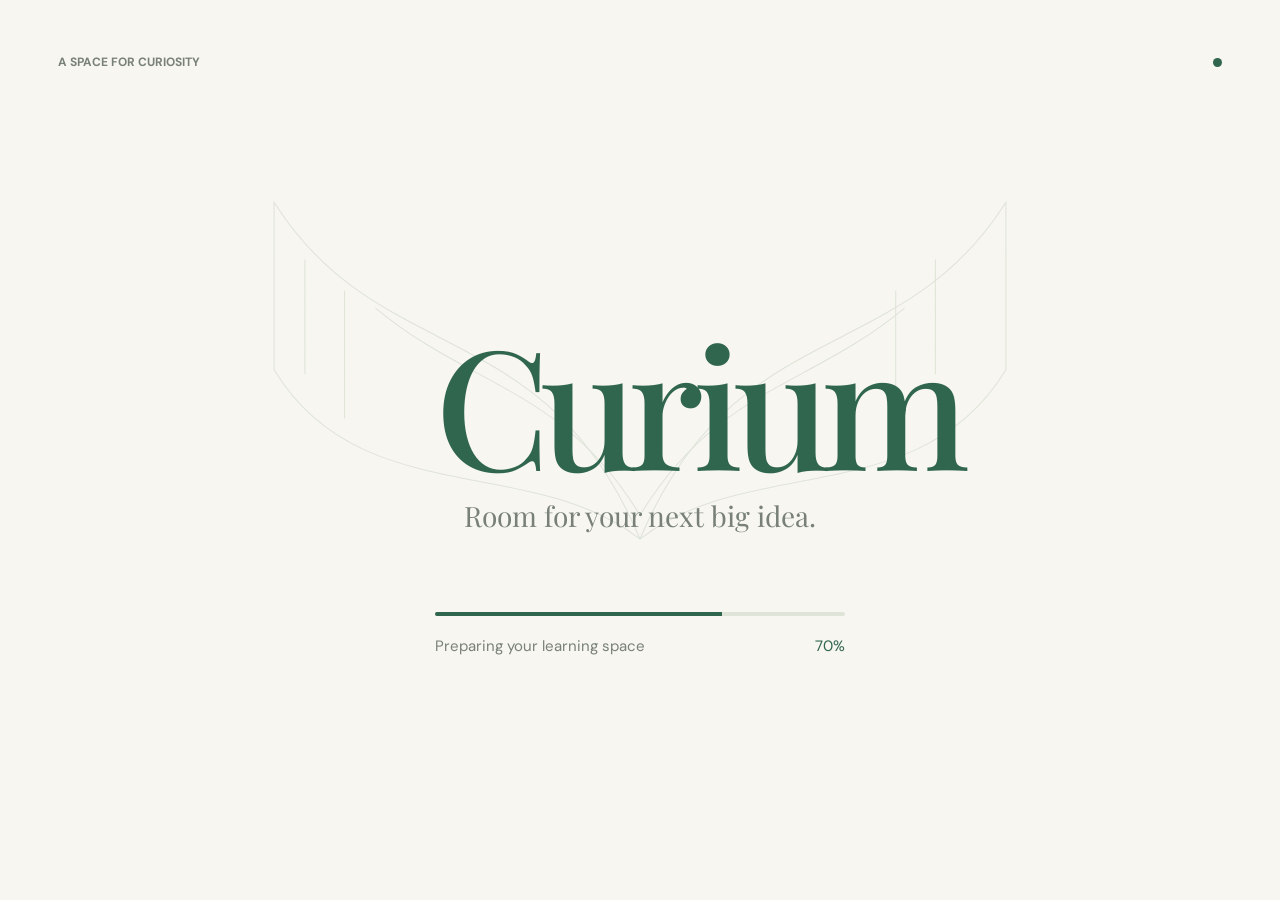
<file: index.html>
<!doctype html>
<html lang="en">
<head>
  <meta charset="utf-8">
  <meta name="viewport" content="width=device-width, initial-scale=1">
  <meta name="theme-color" content="#f7f6f1">
  <title>Curium — room for your next big idea</title>
  <link rel="preconnect" href="https://fonts.googleapis.com">
  <link rel="preconnect" href="https://fonts.gstatic.com" crossorigin>
  <link href="https://fonts.googleapis.com/css2?family=DM+Sans:wght@400;500;600;700&family=Playfair+Display:wght@400;500;600&display=swap" rel="stylesheet">
  <link rel="stylesheet" href="styles.css">
</head>
<body>
  <div class="loader" id="loader" aria-label="Preparing your learning space">
    <div class="loader-top"><span>A SPACE FOR CURIOSITY</span><span class="loader-dot"></span></div>
    <svg class="loader-art" viewBox="0 0 900 420" fill="none" aria-hidden="true"><path d="M35 15C155 205 342 140 450 397 558 140 745 205 865 15v190C768 365 574 300 450 397 326 300 132 365 35 205V15Z"/><path d="M70 80v130m45-95v145m670-180v130m-45-95v145M150 135c108 90 213 91 300 235 87-144 192-145 300-235"/></svg>
    <div class="loader-center"><span class="wordmark large">Curium</span><p>Room for your next big idea.</p><div class="load-track"><span></span></div><div class="load-caption"><span>Preparing your learning space</span><span id="load-number">0%</span></div></div>
  </div>

  <main id="onboarding" class="onboarding hidden">
    <header class="onboard-header"><a class="brand" href="#" aria-label="Curium home"><span class="brand-icon">▤</span><span class="wordmark">Curium</span></a><div class="steps" id="steps"><span class="step active"><i>1</i>Your details</span><span class="step-line"></span><span class="step"><i>2</i>Your education</span><span class="step-line"></span><span class="step"><i>3</i>Your first step</span></div><span class="help-text">A calmer way to learn</span></header>
    <section class="onboard-content">
      <div class="welcome-art"><div class="welcome-copy"><span class="eyebrow">CURIOUS MINDS START HERE</span><h2>Big questions.<br>Small beginnings.</h2><p>A calmer place to research, understand your notes and make steady progress — one idea at a time.</p></div><div class="botanical" aria-hidden="true"><span class="leaf leaf-a"></span><span class="leaf leaf-b"></span><span class="leaf leaf-c"></span><span class="stem"></span><span class="pot"></span></div></div>
      <div class="form-area" id="form-area"></div>
    </section>
  </main>

  <main id="dashboard" class="dashboard hidden">
    <aside class="sidebar"><a class="brand" href="#"><span class="brand-icon">▤</span><span class="wordmark">Curium</span></a><button class="space-picker"><span class="eyebrow">MY LEARNING SPACE</span><strong id="space-level">Secondary school</strong><span id="space-subject">SS 2 · Science</span><span class="chevrons">⌃<br>⌄</span></button><nav class="side-nav" aria-label="Main navigation"><button class="nav-item selected" data-view="Overview"><span>▦</span>Overview</button><button class="nav-item" data-view="Research"><span>⌕</span>Research</button><button class="nav-item" data-view="Assignments"><span>▤</span>Assignments <b>3</b></button><button class="nav-item" data-view="My notes"><span>▧</span>My notes</button><button class="nav-item" data-view="My curriculum"><span>▥</span>My curriculum</button><button class="nav-item" data-view="Saved resources"><span>♧</span>Saved resources</button></nav><div class="sidebar-note"><span></span><p>A little progress,<br>every day.</p><small>Your next big idea starts with a first step.</small></div></aside>
    <section class="main-panel"><header class="topbar"><div class="breadcrumb"><span>⌂</span><span>/</span><span id="crumb">Overview</span></div><label class="search"><span>⌕</span><input id="search-input" placeholder="Search your learning space" aria-label="Search your learning space"></label><button class="avatar" id="avatar" aria-label="Edit your profile">A</button></header><div class="dashboard-content"><div class="date-label" id="today"></div><h1 id="greeting">A good day to get a little further.</h1><p class="intro" id="intro">Pick up where you left off, or follow a new question.</p>
      <div class="quick-actions"><button class="action-card featured" data-action="Start researching"><span class="action-icon">♧</span><span class="arrow">↗</span><strong>Start researching</strong><small>Explore a question. Find sources and make sense of your topic.</small></button><button class="action-card" data-action="Work on an assignment"><span class="action-icon">▢</span><span class="arrow">↗</span><strong>Work on an assignment</strong><small>Break down questions and build your answer, step by step.</small></button><button class="action-card" data-action="Explain my notes"><span class="action-icon">▤</span><span class="arrow">↗</span><strong>Explain my notes</strong><small>Upload a PDF or photo. Turn your notes into clear explanations.</small></button><button class="action-card" id="quick-curriculum" data-action="Attach a curriculum"><span class="action-icon">＋</span><span class="arrow">↗</span><strong id="quick-curriculum-title">Attach a curriculum</strong><small id="quick-curriculum-copy">Add your school's scheme of work to guide what you learn next.</small></button></div>
      <div class="dashboard-grid"><section class="left-column"><div class="section-heading"><h2>Pick up where you left off</h2><button class="text-button" data-view="My subjects">My subjects <span>→</span></button></div><article class="continue-card" id="courses-section"><div class="continue-copy"><span class="eyebrow" id="continue-eyebrow">BIOLOGY · NUTRITION IN PLANTS</span><h3 id="continue-title">Making sense of<br>photosynthesis</h3><div class="lesson-progress"><span><i></i></span><small id="continue-progress">Lesson 3 of 5 · 12 min left</small></div><button class="text-button" id="continue-button" data-action="Continue learning">Continue learning <span>→</span></button></div><div class="plant-photo" aria-label="A leafy plant and an open notebook"></div></article>
      <div class="section-heading assignments-heading" id="assignments-section"><h2 id="assignment-heading">Your assignments</h2><button class="text-button" data-action="Add an assignment">＋ Add assignment</button></div><div class="assignment-list" id="assignment-list"><div class="assignment-summary" id="assignment-summary">3 to work on · Let’s take them one at a time.<button type="button" aria-label="Add an assignment" data-action="Add an assignment">＋</button></div><button class="assignment-row" data-action="Quadratic equations"><span class="mini-icon">▦</span><span class="assignment-name"><strong>Quadratic equations</strong><small>Mathematics · 8 practice questions</small></span><span class="due"><small>Due tomorrow</small><b>In progress</b></span><span class="row-arrow">›</span></button><button class="assignment-row" data-action="Transport in living organisms"><span class="mini-icon">♧</span><span class="assignment-name"><strong>Transport in living organisms</strong><small>Biology · Written assignment</small></span><span class="due"><small>Due Mon, 2 Nov</small><b>Not started</b></span><span class="row-arrow">›</span></button><button class="assignment-row" data-action="Write an argumentative essay"><span class="mini-icon">✎</span><span class="assignment-name"><strong>Write an argumentative essay</strong><small>English Language · 450–500 words</small></span><span class="due"><small>Due Wed, 4 Nov</small><b>Draft saved</b></span><span class="row-arrow">›</span></button></div>
      <div class="section-heading recent-heading"><h2 id="recent-heading">Recently in your workspace</h2><button class="text-button" data-view="History">View history <span>→</span></button></div><div class="recent-list" id="resources-section"><button class="recent-card" data-action="Chemical bonding"><span class="mini-icon">▤</span><span><strong>Chemical bonding</strong><small>Notes explained · Chemistry<br><em>2 hours ago</em></small></span></button><button class="recent-card" data-action="Solar energy in Nigeria"><span class="mini-icon">⌕</span><span><strong>Solar energy in Nigeria</strong><small>Research · 4 sources saved<br><em>Yesterday</em></small></span></button></div></section>
      <aside class="right-column"><article class="curriculum-card" id="curriculum-section"><div class="curriculum-top"><h2 id="curriculum-label">Your learning path</h2><button class="more-button" data-action="Manage curriculum" aria-label="Manage curriculum">···</button></div><h3 id="path-title">SS 2 · First term</h3><p id="path-description">Nigerian senior secondary curriculum<br>Science track · WAEC / NECO preparation</p><button class="file-chip" id="curriculum-file"><span>♧</span><span><strong>SS2_First_Term_Scheme.pdf</strong><small>Your school scheme · Attached recently</small></span><b>✓</b></button><div class="subject-count"><span id="subject-count-text">8 subjects in your plan</span><button data-action="Manage curriculum">Manage →</button></div><hr><p class="tip-text" id="curriculum-tip">At university? Use a separate space with institution-specific outlines, e.g. UNILAG · BIO 101.</p><div class="material-buttons" hidden><button class="upload-curriculum" data-upload-kind="lecture">＋ Add lecture</button><button class="upload-curriculum" data-upload-kind="timetable">＋ Add timetable</button></div><button class="upload-curriculum" id="upload-curriculum">＋ Attach your curriculum</button><input class="material-input" data-material="lecture" type="file" id="lecture-input" accept=".pdf,.doc,.docx,.ppt,.pptx,.png,.jpg,.jpeg" hidden><input class="material-input" data-material="timetable" type="file" id="timetable-input" accept=".pdf,.doc,.docx,.png,.jpg,.jpeg" hidden><input class="material-input" data-material="outline" type="file" id="curriculum-input" accept=".pdf,.doc,.docx,.png,.jpg,.jpeg" hidden><input class="material-input" data-material="notes" type="file" id="notes-input" accept=".pdf,.doc,.docx,.ppt,.pptx,.txt,.png,.jpg,.jpeg" multiple hidden></article><article class="study-card" id="study-section"><div class="curriculum-top"><h2 id="study-heading">Your study week</h2><button class="more-button" id="start-study" aria-label="Start a study session">▶</button></div><p class="hours"><strong id="weekly-hours">0</strong> <span id="weekly-hours-label">/ 4 hours studied this week</span></p><div class="week-bars" id="week-bars" aria-label="Study time by day"><i></i><i></i><i></i><i></i><i></i><i></i><i></i></div><div class="week-days"><span>M</span><span>T</span><span>W</span><span>T</span><span>F</span><span>S</span><span>S</span></div><p class="tip-text" id="tracker-message">Start a study session to begin tracking your time.</p><button class="upload-curriculum" id="start-study-button">Start a study session</button></article><article class="idea-card"><span>♧</span><strong id="idea-title">Try explaining it out loud</strong><p id="idea-copy">A few words can help an idea stay with you.</p></article></aside></div>
      <footer class="dashboard-footer">A study partner, not a shortcut. Make every answer your own.</footer></div></section>
  </main>
  <dialog class="app-dialog" id="research-dialog"><form method="dialog" id="research-form"><div class="dialog-heading"><span class="eyebrow">CURATED FOR YOUR LEARNING SPACE</span><button class="dialog-close" value="cancel" formnovalidate aria-label="Close">×</button></div><h2>What are you curious about?</h2><p>We’ll search general references, open research and matching Nigerian curriculum sources.</p><label class="field">Topic or question<input id="research-query" placeholder="e.g. photosynthesis, Nigerian visual arts" required></label><label class="field">What would help most?<select id="research-goal"><option value="overview">A clear overview</option><option value="coursework">Coursework and study material</option><option value="exam">Exam preparation</option><option value="research">Academic research</option></select></label><div class="dialog-actions"><button class="secondary-button" value="cancel" formnovalidate>Cancel</button><button class="primary-button" id="research-submit" value="default">Show my results →</button></div></form></dialog>
  <dialog class="app-dialog" id="assignment-dialog"><form method="dialog" id="assignment-form"><div class="dialog-heading"><span class="eyebrow">YOUR LEARNING SPACE</span><button class="dialog-close" value="cancel" formnovalidate aria-label="Close">×</button></div><h2 id="assignment-dialog-title">Add an assignment</h2><label class="field">Assignment or course<input id="assignment-input" placeholder="e.g. Introduction to biology" required></label><label class="field">Subject or course area<input id="assignment-subject" placeholder="e.g. Biology" required></label><label class="field">Progress<select id="assignment-status"><option>Not started</option><option>In progress</option><option>Draft saved</option><option>Completed</option></select></label><div class="dialog-actions"><button class="secondary-button" value="cancel" formnovalidate>Cancel</button><button class="primary-button" id="assignment-save" value="default">Save →</button></div></form></dialog>
  <dialog class="app-dialog" id="saved-dialog"><div class="saved-dialog-inner"><div class="dialog-heading"><span class="eyebrow">YOUR LIBRARY</span><button class="dialog-close" data-close-dialog="saved-dialog" aria-label="Close">×</button></div><h2>Saved resources</h2><div id="saved-items"></div><p id="saved-empty" class="form-subtitle">Resources you save from search will appear here.</p><div class="dialog-actions"><button class="primary-button" data-close-dialog="saved-dialog">Done</button></div></div></dialog>
  <dialog class="app-dialog" id="profile-dialog"><form method="dialog" id="profile-form"><div class="dialog-heading"><span class="eyebrow">YOUR LEARNING SPACE</span><button class="dialog-close" value="cancel" formnovalidate aria-label="Close">×</button></div><h2>Update your study details</h2><div id="profile-university-fields"><label class="field">Course<input id="profile-course"></label><label class="field">Level<input id="profile-level"></label><label class="field">Department<input id="profile-department"></label><label class="field">University <small>(optional)</small><input id="profile-institution"></label></div><div id="profile-secondary-fields" hidden><label class="field">Class level<select id="profile-class"><option>Primary 1</option><option>Primary 2</option><option>Primary 3</option><option>Primary 4</option><option>Primary 5</option><option>Primary 6</option><option>JSS 1</option><option>JSS 2</option><option>JSS 3</option><option>SS 1</option><option>SS 2</option><option>SS 3</option></select></label><label class="field">Main subject or area<input id="profile-subject" placeholder="e.g. Science, Arts, Business"></label></div><div class="dialog-actions"><button class="secondary-button" value="cancel" formnovalidate>Cancel</button><button class="primary-button" id="profile-save" value="default">Save details →</button></div></form></dialog>
  <div class="toast" id="toast" role="status"></div>
  <script src="resources.js"></script>
  <script src="app.js"></script>
</body>
</html>
</file>
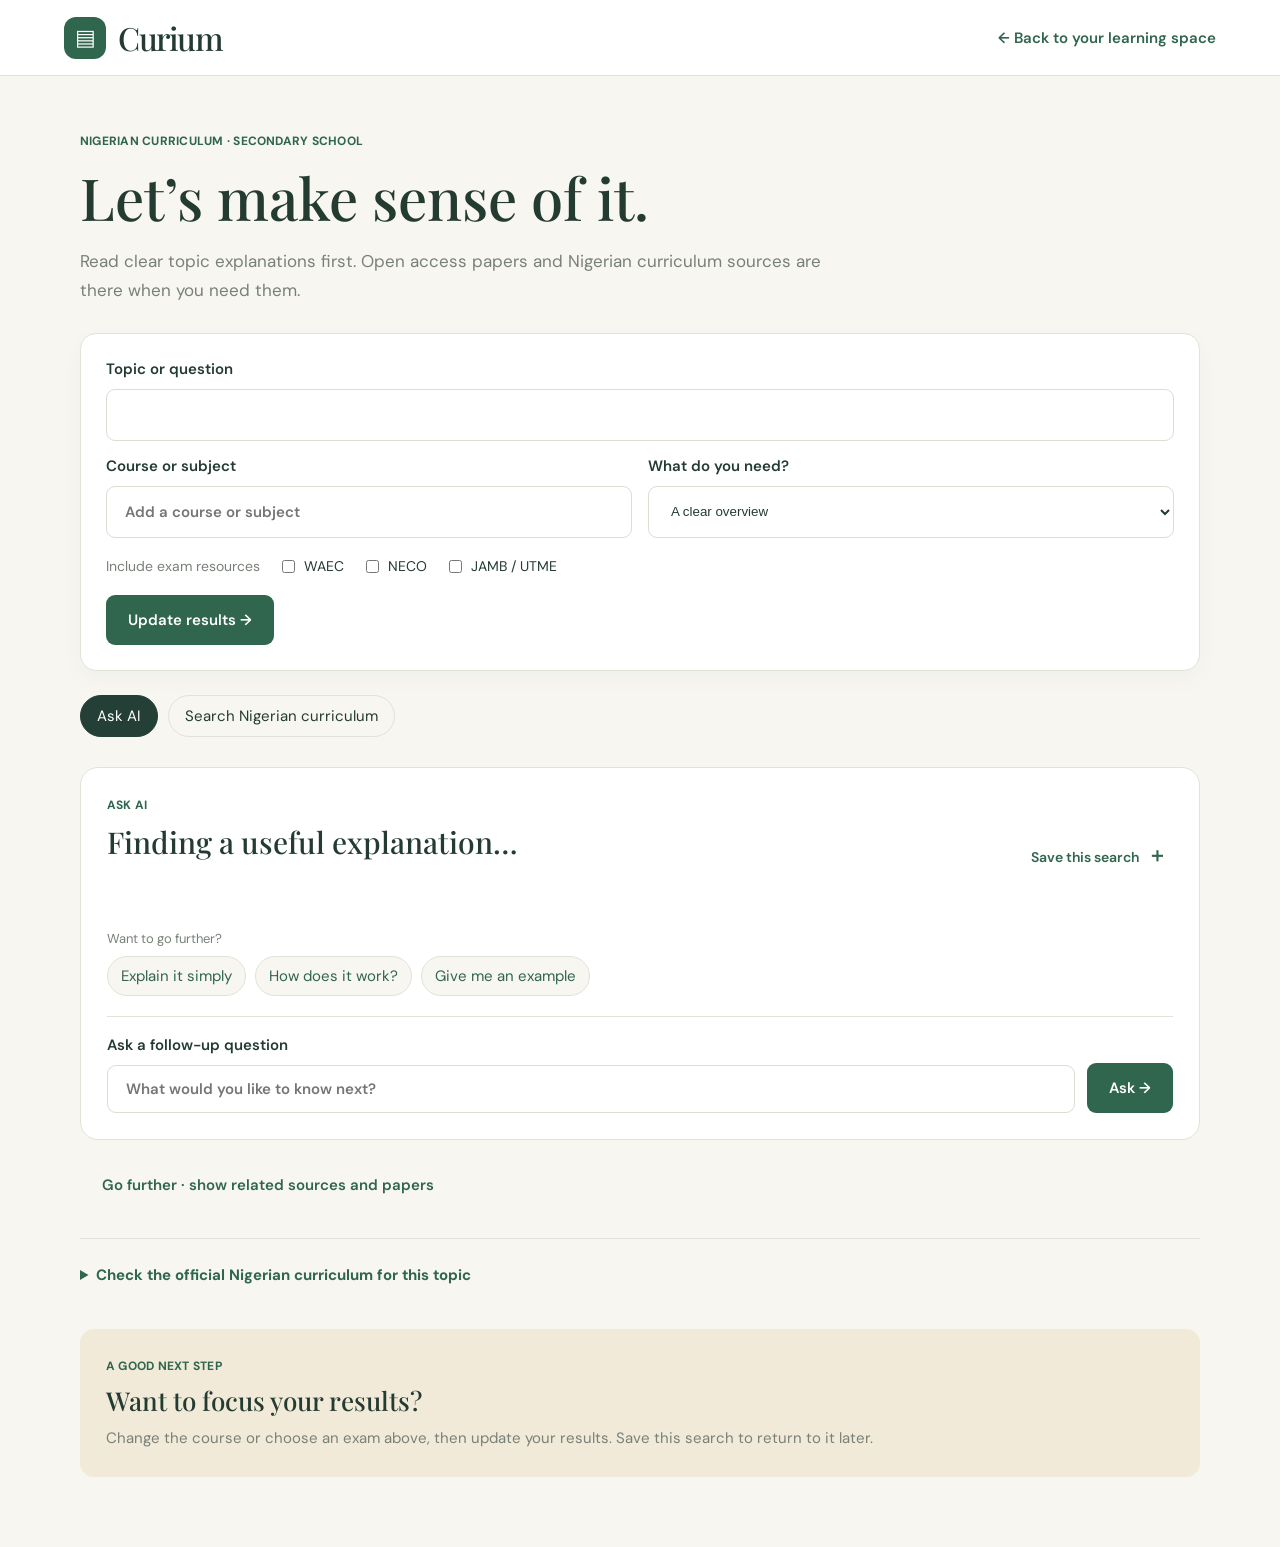
<file: results.html>
<!doctype html>
<html lang="en">
<head>
  <meta charset="utf-8">
  <meta name="viewport" content="width=device-width, initial-scale=1">
  <meta name="theme-color" content="#f7f6f1">
  <title>Curium Research</title>
  <link rel="preconnect" href="https://fonts.googleapis.com">
  <link rel="preconnect" href="https://fonts.gstatic.com" crossorigin>
  <link href="https://fonts.googleapis.com/css2?family=DM+Sans:wght@400;500;600;700&family=Playfair+Display:wght@400;500;600&display=swap" rel="stylesheet">
  <link rel="stylesheet" href="styles.css">
  <link rel="stylesheet" href="results.css">
</head>
<body class="results-page">
  <header class="results-topbar"><a class="brand" href="index.html"><span class="brand-icon">▤</span><span class="wordmark">Curium</span></a><a class="back-link" href="index.html">← Back to your learning space</a></header>
  <main class="results-shell">
    <section class="results-intro"><span class="eyebrow" id="results-context">YOUR LEARNING SPACE</span><h1>Let’s make sense of it.</h1><p>Read clear topic explanations first. Open access papers and Nigerian curriculum sources are there when you need them.</p></section>
    <form id="results-search" class="results-search"><label class="field">Topic or question<input id="results-query" required></label><div class="refinement-grid"><label class="field">Course or subject<input id="results-subject" placeholder="Add a course or subject"></label><label class="field">What do you need?<select id="results-goal"><option value="overview">A clear overview</option><option value="coursework">Coursework and study material</option><option value="exam">Exam preparation</option><option value="research">Academic research</option></select></label></div><div class="exam-options" id="exam-options"><span>Include exam resources</span><label><input type="checkbox" value="WAEC"> WAEC</label><label><input type="checkbox" value="NECO"> NECO</label><label><input type="checkbox" value="JAMB"> JAMB / UTME</label></div><button class="primary-button" type="submit">Update results →</button></form>
    <nav class="research-modes" aria-label="Choose how to search"><button type="button" id="mode-ai" aria-pressed="true">Ask AI</button><button type="button" id="mode-curriculum" aria-pressed="false">Search Nigerian curriculum</button></nav>
    <section class="answer-section"><div class="results-heading"><div><span class="eyebrow" id="answer-eyebrow">ASK AI</span><h2 id="result-count">Finding a useful explanation…</h2></div><button class="text-button" id="save-search">Save this search <span>＋</span></button></div>
      <div id="result-message" class="result-message" aria-live="polite"></div>
      <div id="answer-thread" class="answer-thread" aria-live="polite"></div>
      <div class="follow-up-prompts"><span>Want to go further?</span><button type="button" data-followup="Explain this more simply">Explain it simply</button><button type="button" data-followup="How does this work?">How does it work?</button><button type="button" data-followup="Give me an example">Give me an example</button></div>
      <form id="followup-form" class="followup-form"><label class="field" for="followup-input">Ask a follow-up question<input id="followup-input" placeholder="What would you like to know next?"></label><button class="primary-button" type="submit">Ask →</button></form>
    </section>
    <button class="secondary-button" id="go-further" type="button">Go further · show related sources and papers</button>
    <section class="more-results" id="more-results" hidden><div class="results-heading"><div><span class="eyebrow">RELATED SOURCES</span><h2>Explore more results</h2></div></div><section class="result-grid" id="result-list"></section>
      <section class="research-more" id="research-more" hidden><div class="results-heading"><div><span class="eyebrow">ACADEMIC RESEARCH</span><h2>Open access papers</h2></div></div><div class="result-grid" id="research-list"></div></section><button class="secondary-button" id="show-papers" type="button">Show research papers</button></section>
    <details class="curriculum-details"><summary>Check the official Nigerian curriculum for this topic</summary><section class="suggestion-panel" id="curriculum-suggestion"><div><span class="eyebrow">OFFICIAL CURRICULUM</span><h2 id="curriculum-title">Suggested curriculum</h2><p id="curriculum-copy">Official curriculum and course guidance will appear here.</p></div><a id="curriculum-link" href="https://www.nerdc.gov.ng/" target="_blank" rel="noopener">Open curriculum ↗</a></section><div id="official-list" class="official-list"></div></details>
    <section class="follow-up"><span class="eyebrow">A GOOD NEXT STEP</span><h2>Want to focus your results?</h2><p>Change the course or choose an exam above, then update your results. Save this search to return to it later.</p></section>
  </main>
  <script src="resources.js"></script>
  <script src="results.js"></script>
</body>
</html>
</file>
<file: styles.css>
:root{--paper:#f7f6f1;--white:#fff;--green:#30654e;--green-dark:#243b32;--muted:#788078;--line:#e1e3d8;--wash:#e9eee4;--pale:#f0f3eb;--gold:#a9752e;--serif:'Playfair Display',Georgia,serif;--sans:'DM Sans',Arial,sans-serif}*{box-sizing:border-box}body{margin:0;background:var(--paper);color:var(--green-dark);font-family:var(--sans);font-size:15px}button,input{font:inherit}button{color:inherit}.hidden{display:none!important}.wordmark{font:500 37px/1 var(--serif);letter-spacing:-1.5px}.brand{display:inline-flex;align-items:center;gap:12px;color:var(--green-dark);text-decoration:none}.brand-icon{width:42px;height:42px;display:grid;place-items:center;background:var(--green);color:white;border-radius:12px;font-size:22px}.eyebrow{font-size:12px;font-weight:700;color:var(--green);letter-spacing:.02em}.loader{position:fixed;inset:0;z-index:5;background:var(--paper);display:grid;place-items:center;overflow:hidden;transition:opacity .7s ease,visibility .7s ease}.loader.exit{opacity:0;visibility:hidden}.loader-top{position:absolute;top:6%;left:4.5%;right:4.5%;display:flex;justify-content:space-between;align-items:center;font-weight:700;font-size:12px;color:var(--muted)}.loader-dot{width:9px;height:9px;border-radius:50%;background:var(--green);animation:pulse 1.4s infinite}.loader-art{position:absolute;width:min(62vw,930px);height:auto;top:21%;left:50%;transform:translateX(-50%);stroke:#dfe4d8;stroke-width:1.2}.loader-center{position:relative;margin-top:75px;text-align:center;width:min(410px,90vw)}.large{font-size:clamp(90px,13vw,180px);color:var(--green);letter-spacing:-10px}.loader-center p{font:28px var(--serif);color:var(--muted);margin:12px 0 78px}.load-track{height:4px;background:#dfe4d8;border-radius:9px;overflow:hidden}.load-track span{display:block;height:100%;width:0;background:var(--green);transition:width .15s linear}.load-caption{display:flex;justify-content:space-between;margin-top:20px;color:var(--muted)}.load-caption span:last-child{color:var(--green)}@keyframes pulse{50%{opacity:.25;transform:scale(.72)}}
.onboarding{min-height:100vh;padding:36px 5vw 55px}.onboard-header{display:flex;align-items:center;justify-content:space-between;gap:20px}.steps{display:flex;align-items:center;gap:14px}.step{display:flex;align-items:center;gap:10px;color:var(--muted);white-space:nowrap}.step i{font-style:normal;width:34px;height:34px;display:grid;place-items:center;background:#eff0e9;border-radius:50%}.step.active{font-weight:600;color:var(--green-dark)}.step.active i,.step.done i{background:var(--green);color:white}.step-line{height:1px;width:35px;background:var(--line)}.help-text{color:var(--muted)}.onboard-content{max-width:1320px;margin:9vh auto 0;display:grid;grid-template-columns:.92fr 1fr;gap:8vw;align-items:center}.welcome-art{background:var(--wash);border-radius:24px;overflow:hidden;min-height:550px;display:flex;flex-direction:column}.welcome-copy{padding:58px 58px 0}.welcome-copy h2{font:500 clamp(40px,4vw,61px)/1.14 var(--serif);margin:28px 0}.welcome-copy p,.form-subtitle{font-size:18px;line-height:1.8;color:var(--muted)}.botanical{position:relative;flex:1;min-height:210px;margin-top:20px;overflow:hidden;background:linear-gradient(180deg,#e9eee4 0%,#dce5d6 100%)}.stem{position:absolute;left:51%;bottom:8px;width:2px;height:190px;background:#678462;transform:rotate(8deg);transform-origin:bottom}.leaf{position:absolute;bottom:74px;left:50%;width:135px;height:74px;border-radius:100% 0 100% 0;background:linear-gradient(135deg,#678d55,#2c6045);transform:rotate(-28deg);box-shadow:inset -8px -5px 16px #284b38}.leaf:after{content:'';position:absolute;width:2px;height:88%;left:50%;top:5%;background:#d4dfc8;transform:rotate(30deg)}.leaf-a{margin-left:-126px;bottom:86px;transform:rotate(15deg) scale(.9)}.leaf-b{margin-left:8px;bottom:125px;transform:rotate(-28deg) scale(.92)}.leaf-c{margin-left:-53px;bottom:30px;transform:rotate(-57deg) scale(.74)}.pot{position:absolute;bottom:-45px;left:calc(50% - 75px);width:150px;height:125px;background:#c9b79d;clip-path:polygon(7% 0,93% 0,78% 100%,22% 100%);border-radius:4px}.form-area{max-width:610px;width:100%;justify-self:center}.form-area .eyebrow{display:block}.form-area h1{font:500 clamp(40px,4vw,58px)/1.15 var(--serif);margin:18px 0}.form-subtitle{margin:0 0 32px}.field{display:block;margin:0 0 22px;font-weight:600}.field input,.field select{display:block;width:100%;height:62px;border:1px solid #d9dfd2;border-radius:9px;background:var(--white);padding:0 18px;color:var(--green-dark);margin-top:10px;outline:none}.field input:focus,.field select:focus{border-color:var(--green);box-shadow:0 0 0 3px #30654e1b}.field small{font-weight:400;color:var(--muted);margin-left:6px}.form-actions{display:flex;justify-content:space-between;align-items:center;margin-top:32px}.primary-button,.secondary-button{border:0;border-radius:9px;padding:15px 22px;cursor:pointer;font-weight:600}.primary-button{background:var(--green);color:white}.primary-button:hover{background:#254f3d}.secondary-button{background:transparent;color:var(--green)}.education-grid{display:grid;grid-template-columns:1fr 1fr;gap:18px;margin-top:34px}.education-card{border:1px solid var(--line);border-radius:14px;background:white;padding:30px 26px;text-align:left;cursor:pointer;min-height:220px}.education-card.active{background:var(--wash);border:2px solid var(--green);padding:29px 25px}.education-card .card-icon{font-size:28px;color:var(--green)}.education-card h3{font:500 27px var(--serif);margin:20px 0 10px}.education-card p{color:var(--muted);line-height:1.6;margin:0}.education-card small{display:block;color:var(--green);font-weight:600;margin-top:18px}.first-step-grid{display:grid;grid-template-columns:1fr 1fr;gap:12px}.first-step-grid button{border:1px solid var(--line);border-radius:10px;background:white;text-align:left;padding:19px;cursor:pointer}.first-step-grid button.active{border-color:var(--green);background:var(--wash)}.first-step-grid strong,.first-step-grid small{display:block}.first-step-grid small{color:var(--muted);margin-top:7px;line-height:1.5}
.dashboard{min-height:100vh;display:grid;grid-template-columns:270px minmax(0,1fr)}.sidebar{background:#f0f0e9;border-right:1px solid var(--line);padding:38px 23px 24px;min-height:100vh;display:flex;flex-direction:column}.sidebar .wordmark{font-size:36px}.space-picker{position:relative;text-align:left;background:var(--paper);border:1px solid var(--line);border-radius:13px;padding:16px;margin-top:38px;cursor:pointer}.space-picker .eyebrow,.space-picker strong,.space-picker>span:not(.eyebrow):not(.chevrons){display:block}.space-picker strong{font-size:15px;margin:8px 0}.space-picker>span:not(.eyebrow):not(.chevrons){color:var(--muted)}.chevrons{position:absolute;right:15px;top:25px;color:var(--muted);line-height:9px}.side-nav{display:grid;gap:6px;margin-top:30px}.nav-item{display:flex;align-items:center;gap:14px;text-align:left;border:0;background:transparent;padding:14px 15px;border-radius:8px;font-size:15px;cursor:pointer}.nav-item>span{width:20px;color:var(--muted);font-size:21px}.nav-item.selected{background:var(--green);color:white;font-weight:600}.nav-item.selected>span{color:white}.nav-item b{margin-left:auto;background:#f3ead8;color:#9b6929;border-radius:8px;padding:3px 9px;font-size:12px}.sidebar-note{margin-top:auto;padding:28px 14px 5px}.sidebar-note>span{display:block;width:36px;height:3px;background:var(--green)}.sidebar-note p{font:24px/1.45 var(--serif);color:var(--green);margin:15px 0}.sidebar-note small{color:var(--muted);line-height:1.7}.main-panel{min-width:0}.topbar{height:76px;background:white;border-bottom:1px solid var(--line);display:flex;align-items:center;padding:0 34px;gap:20px;position:sticky;top:0;z-index:2}.breadcrumb{display:flex;gap:14px;align-items:center;flex:1}.breadcrumb span:first-child{font-size:23px;color:var(--muted)}.search{width:min(340px,40vw);height:44px;border:1px solid var(--line);border-radius:9px;display:flex;align-items:center;gap:10px;padding:0 14px;color:var(--muted)}.search span{font-size:24px}.search input{border:0;outline:0;min-width:0;width:100%;color:var(--green-dark)}.avatar{height:38px;width:38px;border-radius:50%;border:0;background:var(--wash);color:var(--green);font-weight:700;cursor:pointer}.dashboard-content{max-width:1600px;padding:34px 38px 20px;margin:auto}.date-label{font-size:12px;font-weight:700;color:var(--muted)}.dashboard h1{font:500 clamp(31px,3vw,44px)/1.2 var(--serif);margin:10px 0}.intro{color:var(--muted);font-size:17px;margin:0 0 28px}.quick-actions{display:grid;grid-template-columns:repeat(4,minmax(0,1fr));gap:16px}.action-card{position:relative;min-height:166px;border:1px solid var(--line);border-radius:12px;background:white;text-align:left;padding:22px;cursor:pointer;display:flex;flex-direction:column}.action-card:hover,.recent-card:hover,.assignment-row:hover{border-color:#abc0ac;box-shadow:0 6px 18px #263b3010}.action-card.featured{background:var(--green);color:white;border-color:var(--green)}.action-icon{font-size:24px;color:var(--green);margin-bottom:13px}.featured .action-icon{color:white}.arrow{position:absolute;right:20px;top:20px;color:#96a094;font-size:20px}.featured .arrow{color:#dce7dc}.action-card strong{font-size:16px}.action-card small{font-size:13px;color:var(--muted);line-height:1.5;margin-top:8px}.featured small{color:#e1e9df}.dashboard-grid{display:grid;grid-template-columns:minmax(0,1fr) 330px;gap:24px;margin-top:30px}.section-heading,.curriculum-top{display:flex;align-items:center;justify-content:space-between}.section-heading h2,.curriculum-top h2,.study-card h2{font-size:18px;margin:10px 0 14px}.text-button{border:0;background:transparent;color:var(--green);font-weight:600;cursor:pointer}.text-button span{font-size:20px;margin-left:5px}.continue-card{display:grid;grid-template-columns:1fr 30%;min-height:220px;background:var(--wash);border-radius:15px;overflow:hidden}.continue-copy{padding:27px 28px}.continue-copy h3{font:500 34px/1.2 var(--serif);margin:16px 0}.lesson-progress{display:flex;align-items:center;gap:14px;margin:14px 0}.lesson-progress>span{height:5px;width:130px;background:#d1dac9;border-radius:9px}.lesson-progress i{display:block;background:var(--green);height:100%;width:61%;border-radius:9px}.lesson-progress small{color:var(--green);font-size:12px}.plant-photo{background:radial-gradient(ellipse at 25% 45%,#b1c69b 0 9%,transparent 10%),radial-gradient(ellipse at 43% 34%,#718d58 0 16%,transparent 17%),radial-gradient(ellipse at 55% 70%,#8ca270 0 14%,transparent 15%),linear-gradient(155deg,#e1dfcc,#a9a68c 48%,#6d7560);position:relative;overflow:hidden}.plant-photo:before{content:'';position:absolute;inset:52% -10% -7%;background:repeating-linear-gradient(7deg,#e8e2d2 0 2px,#d3cbbb 3px 4px);transform:rotate(-9deg);box-shadow:0 -12px 18px #4a503c44}.plant-photo:after{content:'';position:absolute;width:30%;height:82%;left:38%;top:7%;background:linear-gradient(90deg,#29563e,#91a96e 52%,#3b6948);border-radius:100% 0 100% 0;transform:rotate(-29deg);box-shadow:25px 18px 0 -9px #6c8d53,-25px 27px 0 -12px #416d47}.assignments-heading{margin-top:25px}.assignment-list,.curriculum-card,.study-card{background:white;border:1px solid var(--line);border-radius:15px;overflow:hidden}.assignment-summary{padding:15px 22px;color:var(--muted);border-bottom:1px solid var(--line);display:flex;justify-content:space-between}.assignment-summary span{color:var(--green);font-size:20px}.assignment-row{width:100%;display:flex;align-items:center;text-align:left;gap:15px;padding:14px 20px;background:white;border:0;border-bottom:1px solid var(--line);cursor:pointer}.assignment-row:last-child{border-bottom:0}.mini-icon{width:42px;height:42px;flex:none;border-radius:9px;background:#f5f5f1;display:grid;place-items:center;color:var(--green);font-size:20px}.assignment-name{display:flex;flex-direction:column;gap:5px;flex:1;min-width:0}.assignment-name strong,.recent-card strong{font-size:14px}.assignment-name small,.recent-card small{font-size:12px;color:var(--muted)}.due{text-align:right;display:grid;gap:5px;white-space:nowrap}.due small{color:var(--muted);font-size:11px}.due b{justify-self:end;background:var(--pale);color:var(--green);font-weight:600;font-size:11px;border-radius:7px;padding:5px 9px}.assignment-row:first-of-type .due b{background:#f3ead8;color:var(--gold)}.row-arrow{color:#a3aaa1;font-size:24px;margin-left:4px}.recent-heading{margin-top:24px}.recent-list{display:grid;grid-template-columns:1fr 1fr;gap:12px}.recent-card{display:flex;align-items:center;gap:13px;text-align:left;background:white;border:1px solid var(--line);border-radius:11px;padding:15px;cursor:pointer}.recent-card .mini-icon{background:var(--pale)}.recent-card span:last-child{display:grid;gap:8px}.recent-card small{line-height:1.7}.recent-card em{font-style:normal;color:#a1a69e}.right-column{display:grid;align-content:start;gap:16px}.curriculum-card,.study-card{padding:20px}.curriculum-top h2,.study-card h2{margin:0}.more-button{border:0;background:transparent;color:var(--muted);font-size:20px;cursor:pointer}.toggle-pills{display:grid;grid-template-columns:1fr 1fr;background:#f0f0e9;padding:4px;border-radius:8px;margin:18px 0}.toggle-pills button{border:0;background:transparent;color:var(--muted);padding:8px 3px;border-radius:6px;font-size:12px;cursor:pointer}.toggle-pills button.active{background:white;color:var(--green);font-weight:600;box-shadow:0 1px 3px #0000000d}.curriculum-card h3{font:500 27px var(--serif);margin:0 0 8px}.curriculum-card>p{font-size:12px;line-height:1.7;color:var(--muted);margin:0 0 13px}.file-chip{width:100%;display:flex;align-items:center;gap:10px;text-align:left;background:var(--pale);border:0;border-radius:8px;padding:12px;cursor:pointer}.file-chip>span:first-child{font-size:20px;color:var(--green)}.file-chip>span:nth-child(2){display:grid;gap:4px;flex:1;min-width:0}.file-chip strong{font-size:12px;overflow:hidden;text-overflow:ellipsis}.file-chip small{font-size:11px;color:var(--muted)}.file-chip>b{color:var(--green)}.subject-count{display:flex;align-items:center;justify-content:space-between;margin:16px 0;color:var(--muted);font-size:12px}.subject-count button{border:0;background:transparent;color:var(--green);font-weight:600;cursor:pointer}.curriculum-card hr{border:0;border-top:1px solid var(--line);margin:0 0 14px}.curriculum-card .tip-text,.study-card .tip-text{color:var(--muted);font-size:12px;line-height:1.65}.upload-curriculum{width:100%;border:1px dashed #a6b7a5;background:white;border-radius:8px;padding:10px;color:var(--green);font-weight:600;cursor:pointer}.hours{margin:18px 0 10px}.hours strong{font:500 39px var(--serif)}.hours span{color:var(--muted);font-size:13px}.week-bars{display:flex;height:68px;align-items:flex-end;gap:10px}.week-bars i{flex:1;background:#aabc9e;border-radius:4px 4px 0 0}.week-bars i:nth-child(n+5){background:#f0f0e9}.week-bars .today-bar{background:var(--green)}.week-days{display:flex;justify-content:space-between;padding:7px 3px 0;color:var(--muted);font-size:11px}.study-card .tip-text{margin-bottom:0}.idea-card{padding:17px;background:#f2ead9;border-radius:12px;color:var(--green-dark)}.idea-card>span{color:#a9752e;margin-right:10px;font-size:20px}.idea-card strong{font-size:14px}.idea-card p{color:#897b5e;font-size:12px;margin:10px 0 0}.dashboard-footer{color:var(--muted);font-size:12px;padding:17px 0}.toast{position:fixed;bottom:24px;left:50%;transform:translate(-50%,20px);background:var(--green-dark);color:white;padding:13px 20px;border-radius:9px;opacity:0;transition:.25s;pointer-events:none;z-index:8;box-shadow:0 8px 25px #0002}.toast.show{opacity:1;transform:translate(-50%,0)}
@media(min-width:1650px){.dashboard-content{padding-left:52px;padding-right:52px}.dashboard{grid-template-columns:300px minmax(0,1fr)}.dashboard-grid{grid-template-columns:minmax(0,1fr) 360px}.action-card{min-height:180px}}@media(max-width:1200px){.dashboard{grid-template-columns:230px minmax(0,1fr)}.sidebar{padding:28px 17px}.dashboard-content{padding:28px 24px}.dashboard-grid{grid-template-columns:minmax(0,1fr) 285px;gap:16px}.quick-actions{grid-template-columns:repeat(2,minmax(0,1fr))}.action-card{min-height:145px}.onboard-content{gap:5vw}.welcome-art{min-height:470px}.welcome-copy{padding:40px 38px 0}}@media(max-width:900px){.dashboard{grid-template-columns:78px minmax(0,1fr)}.sidebar{padding:25px 12px}.sidebar .brand{justify-content:center}.sidebar .wordmark,.space-picker,.nav-item:not(.selected)~*,.sidebar-note,.nav-item{font-size:0}.side-nav{margin-top:30px}.nav-item{height:48px;justify-content:center;padding:10px}.nav-item>span{font-size:22px;width:auto}.nav-item b{display:none}.dashboard-grid{grid-template-columns:1fr}.right-column{grid-template-columns:1fr 1fr}.idea-card{grid-column:1/-1}.onboard-content{grid-template-columns:1fr;max-width:620px;margin-top:6vh}.welcome-art{min-height:370px}.botanical{min-height:135px}.welcome-copy{padding:35px 36px 0}.help-text{display:none}.onboard-header{flex-wrap:wrap}.steps{order:3;width:100%;justify-content:center}.onboarding{padding:28px 5vw}.form-area{max-width:100%}}@media(max-width:620px){.dashboard{display:block}.sidebar{min-height:0;height:auto;position:sticky;top:0;z-index:3;flex-direction:row;align-items:center;padding:10px 15px;border-right:0;border-bottom:1px solid var(--line)}.sidebar .brand{justify-content:flex-start}.sidebar .brand-icon{width:36px;height:36px}.sidebar .wordmark{display:inline;font-size:28px}.space-picker,.sidebar-note{display:none}.side-nav{display:flex;margin:0 0 0 auto;gap:3px}.nav-item{width:37px;height:38px;padding:6px}.nav-item:nth-child(n+4){display:none}.main-panel{padding-bottom:18px}.topbar{height:58px;padding:0 16px}.search{width:180px;height:38px}.search input{font-size:12px}.breadcrumb{gap:8px}.breadcrumb span:last-child{font-size:13px}.avatar{width:34px;height:34px}.dashboard-content{padding:24px 16px}.dashboard h1{font-size:34px}.quick-actions{gap:10px}.action-card{padding:16px;min-height:150px}.action-card strong{font-size:14px}.action-card small{font-size:12px}.continue-card{grid-template-columns:1fr}.continue-copy{padding:23px}.plant-photo{height:145px}.continue-copy h3{font-size:30px}.right-column{grid-template-columns:1fr}.idea-card{grid-column:auto}.recent-list{grid-template-columns:1fr}.assignment-row{gap:9px;padding:13px 10px}.mini-icon{width:34px;height:34px}.assignment-name strong{font-size:12px}.assignment-name small{font-size:10px}.due small{font-size:10px}.due b{font-size:10px;padding:4px 6px}.row-arrow{display:none}.section-heading h2{font-size:16px}.text-button{font-size:12px}.onboard-header .brand .wordmark{font-size:30px}.steps{gap:6px;font-size:11px}.step{gap:5px}.step i{width:27px;height:27px}.step-line{width:13px}.welcome-art{min-height:335px}.welcome-copy{padding:30px 25px 0}.welcome-copy h2{font-size:40px;margin:19px 0}.welcome-copy p{font-size:15px}.form-area h1{font-size:39px}.form-subtitle{font-size:15px}.education-grid{gap:10px}.education-card{padding:20px 15px;min-height:205px}.education-card.active{padding:19px 14px}.education-card h3{font-size:21px}.education-card p{font-size:13px}.first-step-grid{grid-template-columns:1fr}.loader-center p{font-size:21px;margin-bottom:55px}.large{font-size:100px}.loader-art{width:100vw;top:25%}}

.toggle-pills[hidden]{display:none}.university-fields{margin-top:28px;padding:22px;background:#f0f3eb;border:1px solid var(--line);border-radius:13px}.field-heading{margin:0 0 18px;font:500 22px var(--serif);color:var(--green-dark)}.university-fields .field:last-child{margin-bottom:0}.material-buttons{display:grid;grid-template-columns:1fr 1fr;gap:9px;margin-bottom:9px}.material-buttons .upload-curriculum{font-size:12px;padding:10px 7px;overflow:hidden;text-overflow:ellipsis;white-space:nowrap}

.material-buttons[hidden]{display:none}

.app-dialog{width:min(560px,calc(100vw - 30px));border:1px solid var(--line);border-radius:18px;padding:0;background:var(--paper);color:var(--green-dark);box-shadow:0 22px 80px #15271f33}.app-dialog::backdrop{background:#18282088;backdrop-filter:blur(3px)}.app-dialog form,.saved-dialog-inner{padding:28px}.dialog-heading{display:flex;justify-content:space-between;align-items:center}.dialog-close{border:0;background:transparent;font-size:30px;color:var(--muted);cursor:pointer}.app-dialog h2{font:500 34px/1.2 var(--serif);margin:16px 0 12px}.app-dialog form>p{color:var(--muted);line-height:1.6}.dialog-actions{display:flex;justify-content:flex-end;gap:10px;margin-top:25px}.saved-item{display:flex;justify-content:space-between;gap:15px;align-items:center;padding:12px 0;border-bottom:1px solid var(--line)}.saved-item a{color:var(--green);font-weight:600}.saved-item button{border:0;background:transparent;color:#9e624f;cursor:pointer}.week-bars i{min-height:5px}.session-running{color:var(--green);font-weight:700}.recent-upload{color:inherit}.study-card .upload-curriculum{margin-top:13px}.space-picker{cursor:pointer}.space-picker:hover{border-color:#a9bda7}@media(max-width:620px){.app-dialog form,.saved-dialog-inner{padding:21px}.app-dialog h2{font-size:29px}.dialog-actions{justify-content:stretch}.dialog-actions button{flex:1}}
</file>
<file: results.css>
.results-page{min-height:100vh;background:var(--paper)}.results-topbar{height:76px;padding:0 max(5vw,20px);display:flex;align-items:center;justify-content:space-between;background:white;border-bottom:1px solid var(--line)}.results-topbar .wordmark{font-size:32px}.back-link{color:var(--green);text-decoration:none;font-weight:600}.results-shell{width:min(1120px,92vw);margin:0 auto;padding:54px 0 70px}.results-intro{max-width:760px}.results-intro h1{font:500 clamp(38px,5vw,58px)/1.12 var(--serif);margin:15px 0}.results-intro>p,.follow-up>p{color:var(--muted);font-size:17px;line-height:1.7}.results-search{margin:28px 0 24px;padding:25px;background:white;border:1px solid var(--line);border-radius:16px;box-shadow:0 8px 24px #243b3208}.results-search .field{margin-bottom:15px}.results-search .field input,.results-search .field select{height:52px}.refinement-grid{display:grid;grid-template-columns:1fr 1fr;gap:16px}.exam-options{display:flex;align-items:center;gap:18px;flex-wrap:wrap;color:var(--muted);font-size:14px;margin:4px 0 19px}.exam-options label{display:flex;align-items:center;gap:6px;color:var(--green-dark)}.exam-options[hidden]{display:none}.exam-options input{accent-color:var(--green)}.suggestion-panel{display:flex;align-items:center;justify-content:space-between;gap:24px;background:var(--wash);padding:23px 26px;border-radius:14px;margin:0 0 37px}.suggestion-panel h2,.results-heading h2,.follow-up h2{font:500 26px var(--serif);margin:8px 0}.suggestion-panel p{color:var(--muted);line-height:1.6;margin:0;max-width:750px}.suggestion-panel>a{flex:none;color:var(--green);font-weight:700;text-decoration:none}.results-heading{display:flex;align-items:flex-end;justify-content:space-between;gap:18px;margin-bottom:16px}.results-heading h2{font-size:30px}.results-heading .text-button{font-size:14px}.result-grid{display:grid;grid-template-columns:repeat(2,minmax(0,1fr));gap:15px}.result-card{display:flex;flex-direction:column;min-width:0;background:white;border:1px solid var(--line);border-radius:14px;padding:21px;animation:rise-in .35s both}.result-source{align-self:flex-start;padding:6px 9px;background:var(--pale);border-radius:99px;color:var(--green);font-size:11px;font-weight:700;text-transform:uppercase;letter-spacing:.04em}.result-card h3{font:500 23px/1.3 var(--serif);margin:16px 0 9px}.result-card>p{color:var(--muted);line-height:1.65;font-size:14px;margin:0 0 23px}.result-card-footer{margin-top:auto;padding-top:13px;border-top:1px solid var(--line);display:flex;align-items:center;justify-content:space-between;gap:12px;color:var(--muted);font-size:12px}.result-actions{display:flex;align-items:center;gap:12px}.save-result{border:0;background:transparent;color:var(--green);font-weight:700;cursor:pointer}.save-result:disabled{color:var(--muted);cursor:default}.open-result{color:var(--green);font-weight:700;text-decoration:none;white-space:nowrap}.result-message{min-height:20px;color:var(--muted);margin:4px 0 12px;font-size:14px}.follow-up{margin-top:36px;padding:26px;background:#f2ead9;border-radius:14px}.follow-up>p{font-size:15px;margin:8px 0 0}.study-control{display:grid;gap:10px;margin:18px 0 10px}.study-control button{font:inherit}.session-timer{font-variant-numeric:tabular-nums;color:var(--green);font-weight:700}.app-dialog{width:min(560px,calc(100vw - 30px));border:1px solid var(--line);border-radius:18px;padding:0;background:var(--paper);color:var(--green-dark);box-shadow:0 22px 80px #15271f33}.app-dialog::backdrop{background:#18282088;backdrop-filter:blur(3px)}.app-dialog form{padding:28px}.dialog-heading{display:flex;justify-content:space-between;align-items:center}.dialog-close{border:0;background:transparent;font-size:30px;color:var(--muted);cursor:pointer}.app-dialog h2{font:500 34px/1.2 var(--serif);margin:16px 0 8px}.app-dialog form>p{color:var(--muted);line-height:1.6}.dialog-actions{display:flex;justify-content:flex-end;gap:10px;margin-top:25px}.saved-item{display:flex;justify-content:space-between;gap:15px;align-items:center;padding:12px 0;border-bottom:1px solid var(--line)}.saved-item a{color:var(--green);font-weight:600}.saved-item button{border:0;background:transparent;color:#9e624f;cursor:pointer}@keyframes rise-in{from{opacity:0;transform:translateY(9px)}to{opacity:1;transform:translateY(0)}}@media(max-width:640px){.results-topbar{height:62px;padding:0 16px}.results-topbar .wordmark{font-size:28px}.results-topbar .brand-icon{width:36px;height:36px}.back-link{font-size:12px}.results-shell{width:auto;margin:0 16px;padding:32px 0 45px}.results-intro>p{font-size:15px}.results-search{padding:18px;margin-top:22px}.refinement-grid{grid-template-columns:1fr;gap:0}.exam-options{gap:11px;font-size:12px}.suggestion-panel{align-items:flex-start;flex-direction:column;padding:19px;margin-bottom:28px}.suggestion-panel h2,.results-heading h2{font-size:24px}.results-heading{align-items:flex-start;flex-direction:column;margin-bottom:12px}.result-grid{grid-template-columns:1fr;gap:11px}.result-card{padding:17px}.result-card h3{font-size:21px}.result-card-footer{align-items:flex-start;flex-direction:column}.result-actions{width:100%;justify-content:space-between}.app-dialog form{padding:21px}.app-dialog h2{font-size:29px}.dialog-actions{justify-content:stretch}.dialog-actions button{flex:1}}
.research-more{margin:36px 0}.research-more[hidden],#show-papers[hidden]{display:none}.curriculum-details{margin-top:28px;border-top:1px solid var(--line);padding-top:18px;color:var(--green)}.curriculum-details summary{cursor:pointer;font-weight:700;padding:8px 0}.curriculum-details .suggestion-panel{margin-top:14px}#show-papers{margin-top:24px}#show-papers:disabled{opacity:.55;cursor:default}
.answer-section{margin-top:30px;padding:26px;background:#fff;border:1px solid var(--line);border-radius:18px}.answer-section .results-heading{margin-bottom:8px}.answer-thread{display:grid;gap:18px}.answer-turn{padding:22px 0;border-bottom:1px solid var(--line)}.answer-question{display:inline-block;color:var(--green);font-size:13px;font-weight:700;margin-bottom:10px}.answer-turn h3{font:500 26px/1.3 var(--serif);margin:0 0 10px}.answer-turn>p{color:var(--green-dark);font-size:16px;line-height:1.8;max-width:850px;margin:0}.answer-footer{display:flex;justify-content:space-between;align-items:center;gap:15px;margin-top:18px;color:var(--muted);font-size:13px}.answer-source a{color:var(--green);font-weight:700}.save-answer{border:0;background:transparent;color:var(--green);font:600 13px var(--sans);cursor:pointer}.save-answer:disabled{color:var(--muted)}.follow-up-prompts{display:flex;flex-wrap:wrap;align-items:center;gap:9px;margin:20px 0}.follow-up-prompts>span{width:100%;color:var(--muted);font-size:13px}.follow-up-prompts button{border:1px solid var(--line);border-radius:999px;background:var(--paper);padding:9px 13px;color:var(--green);cursor:pointer}.followup-form{display:flex;align-items:flex-end;gap:12px;border-top:1px solid var(--line);padding-top:18px}.followup-form .field{flex:1;margin:0}.followup-form input{height:48px}.more-results{margin-top:25px}.more-results[hidden]{display:none}#go-further{margin-top:20px}.official-list{display:grid;grid-template-columns:repeat(2,minmax(0,1fr));gap:14px}.official-list:empty{display:none}@media(max-width:640px){.answer-section{padding:18px}.answer-turn{padding:18px 0}.answer-turn h3{font-size:23px}.answer-turn>p{font-size:15px}.answer-footer{align-items:flex-start;flex-direction:column}.followup-form{align-items:stretch;flex-direction:column}.followup-form .primary-button{width:100%}.official-list{grid-template-columns:1fr}}
.research-modes{display:flex;gap:10px;margin:22px 0;flex-wrap:wrap}.research-modes button{border:1px solid var(--line,#deddd5);background:transparent;border-radius:999px;padding:10px 16px;color:inherit;font:inherit;cursor:pointer}.research-modes button[aria-pressed="true"]{background:#243f35;color:#fff;border-color:#243f35}
</file>
